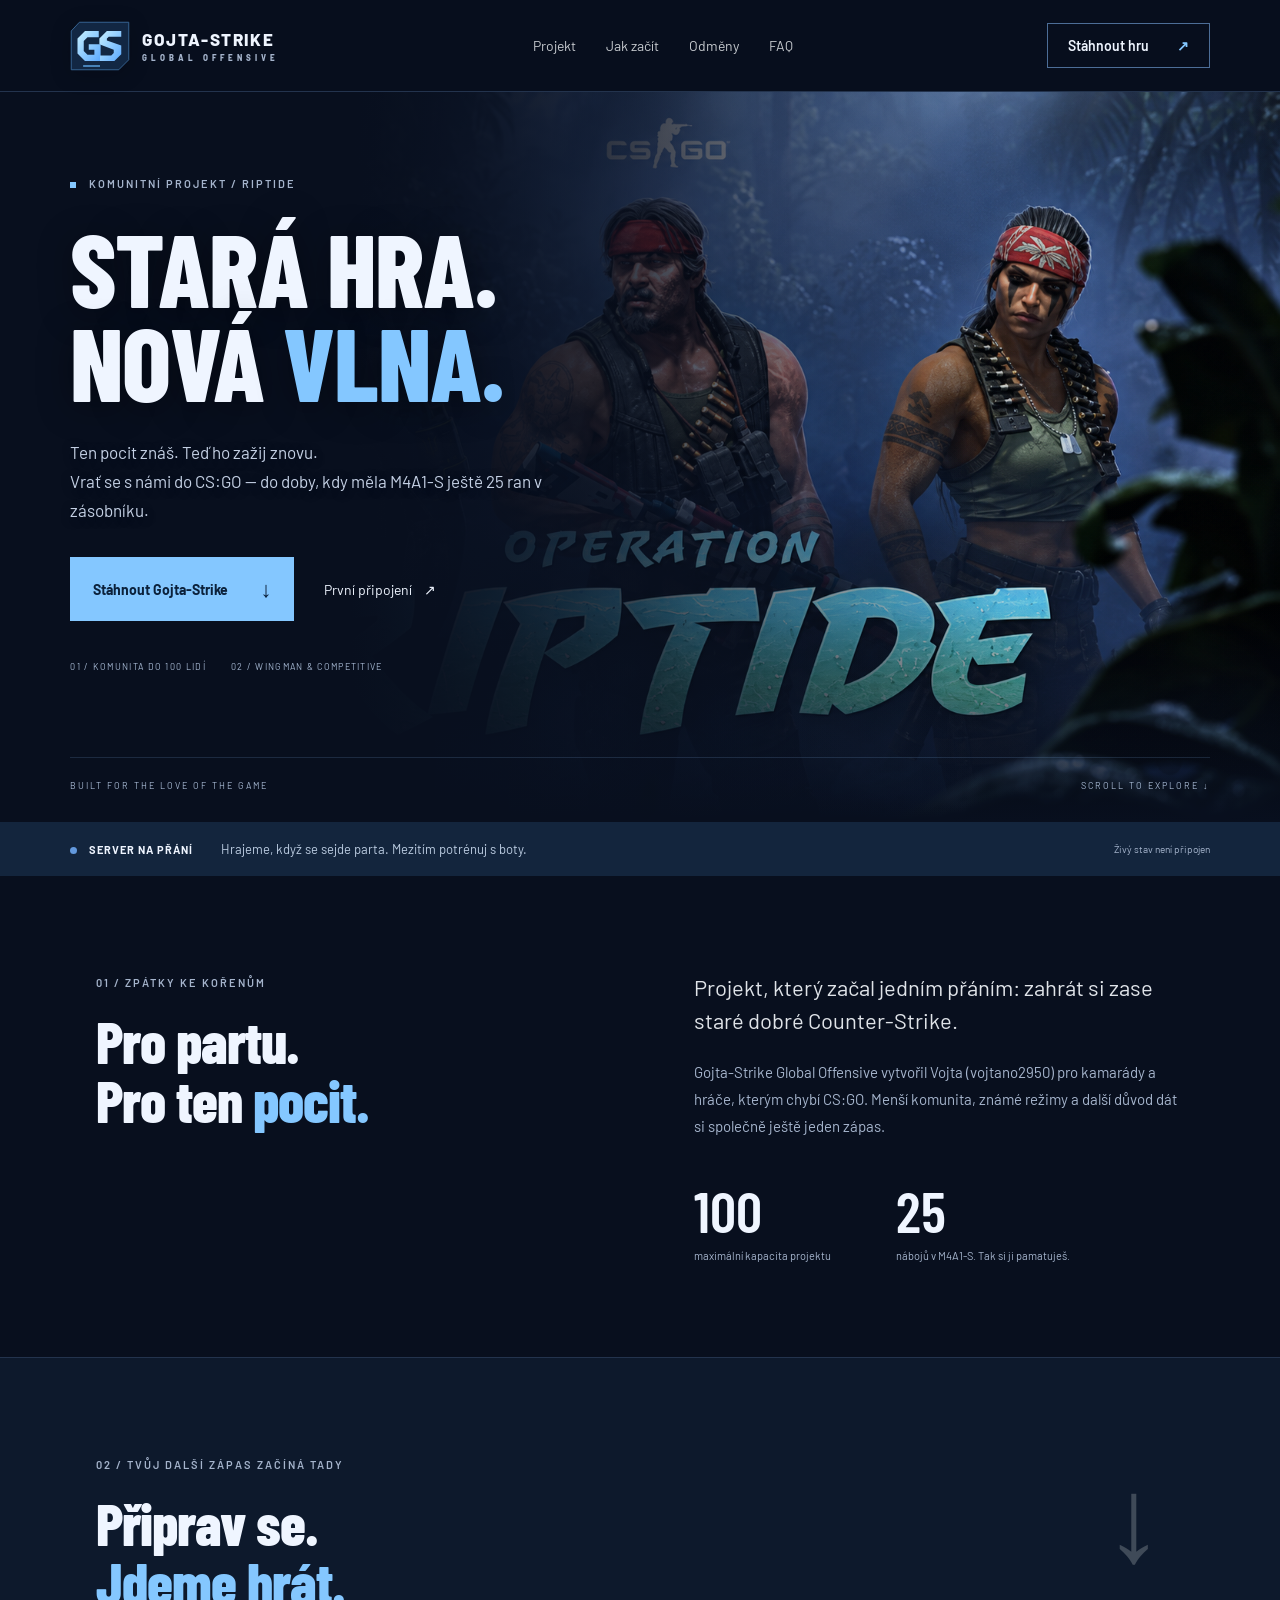
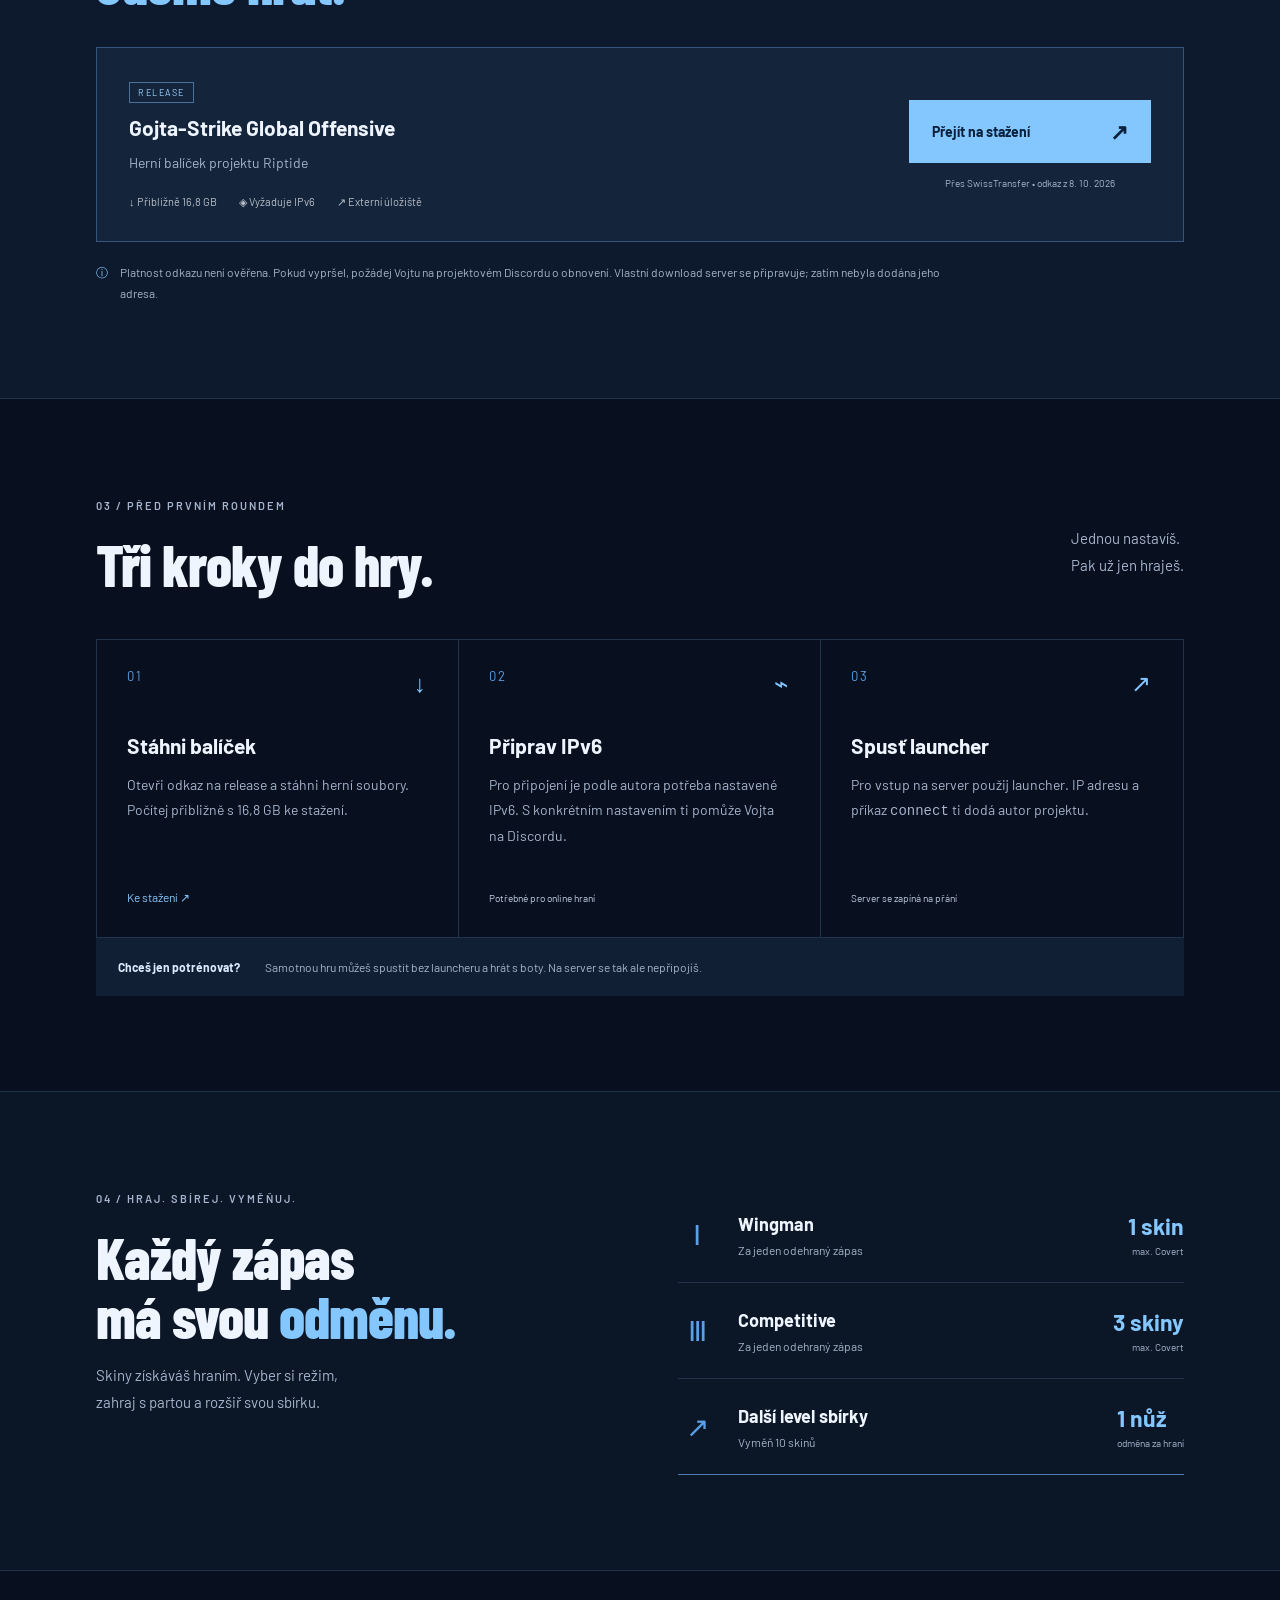
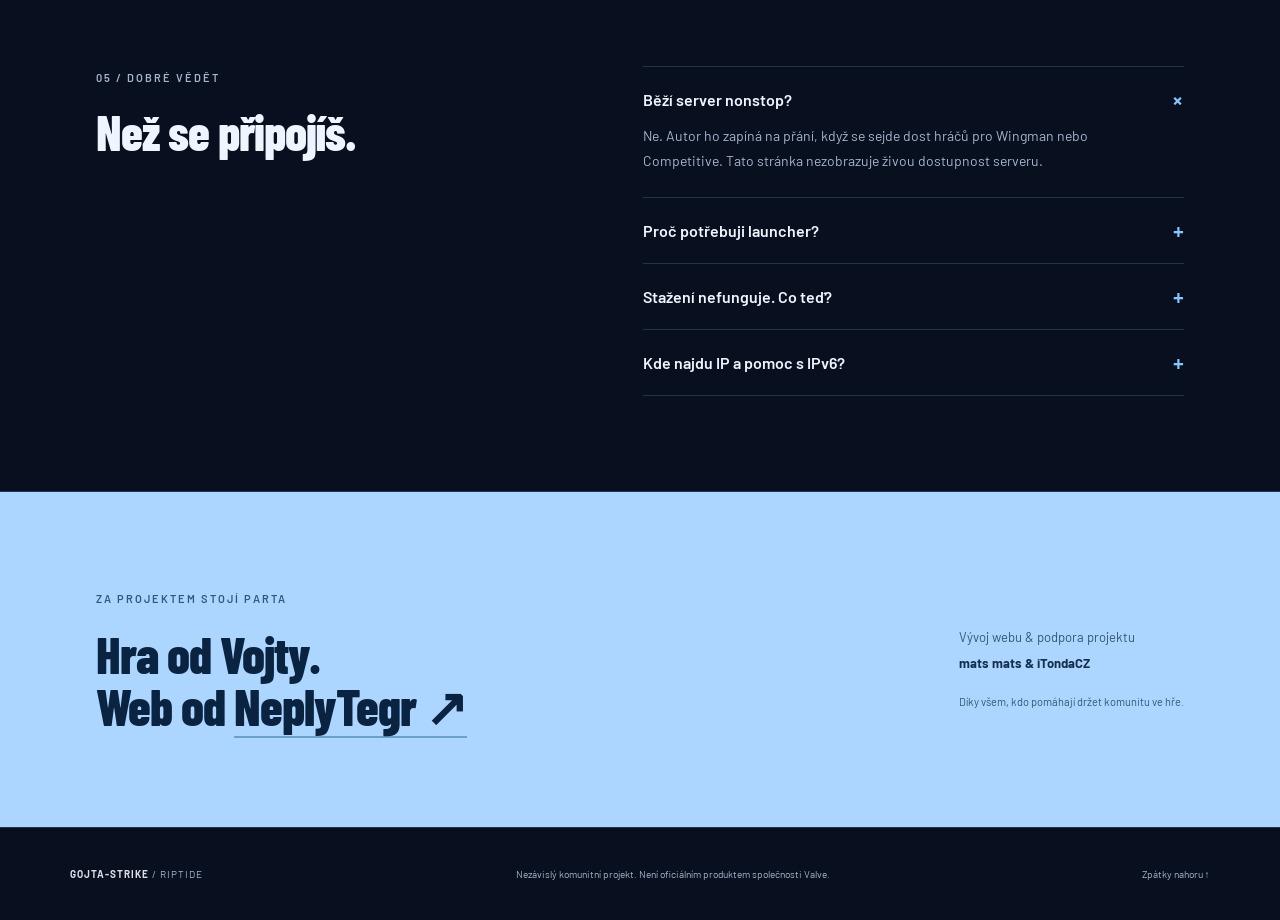
<file: index.html>
<!doctype html>
<html lang="cs"><head><meta charset="UTF-8"><meta name="viewport" content="width=device-width, initial-scale=1"><meta name="theme-color" content="#080f1e"><meta name="description" content="Gojta-Strike Global Offensive — komunitní projekt Riptide. Stažení, první spuštění a odměny za hraní. Web od NeplyTegr."><title>Gojta-Strike / Riptide — zpátky do hry</title><link rel="stylesheet" href="style.css"></head><body>
<header><a class="brand" href="#"><svg class="gs-logo" viewBox="0 0 96 80" role="img" aria-label="GS — Gojta-Strike"><defs><linearGradient id="gs-blue" x1="0" y1="0" x2="1" y2="1"><stop stop-color="#c6efff"/><stop offset="1" stop-color="#5caaff"/></linearGradient></defs><path d="M15 2H94V62L78 78H2V16Z" fill="#122743" stroke="#396797" stroke-width="1.5"/><g fill="url(#gs-blue)"><path d="M46 16H24L12 28V52L24 64H49V37H30V46H39V54H28L22 48V32L28 26H46Z"/><path d="M82 16H59L47 28V37L70 46V51L66 55H48V64H71L82 53V39L59 31V28L62 25H82Z"/></g><path d="M21 72H48" stroke="#67b9ff" stroke-width="2"/></svg><span>GOJTA-STRIKE<small>GLOBAL OFFENSIVE</small></span></a><nav aria-label="Hlavní navigace"><a href="#projekt">Projekt</a><a href="#zacatek">Jak začít</a><a href="#odmeny">Odměny</a><a href="#faq">FAQ</a></nav><a class="nav-download" href="#download">Stáhnout hru <span>↗</span></a></header>
<main><section class="hero" id="projekt"><div class="hero-copy"><div class="eyebrow"><span></span> KOMUNITNÍ PROJEKT / RIPTIDE</div><h1>STARÁ HRA.<br>NOVÁ <em>VLNA.</em></h1><p>Ten pocit znáš. Teď ho zažij znovu.<br>Vrať se s námi do CS:GO — do doby, kdy měla M4A1-S ještě 25 ran v zásobníku.</p><div class="actions"><a class="button primary" href="#download">Stáhnout Gojta-Strike <span>↓</span></a><a class="text-link" href="#zacatek">První připojení <span>↗</span></a></div><div class="hero-meta"><span>01 / KOMUNITA DO 100 LIDÍ</span><span>02 / WINGMAN & COMPETITIVE</span></div></div><div class="hero-bottom"><span>BUILT FOR THE LOVE OF THE GAME</span><span>SCROLL TO EXPLORE ↓</span></div></section>
<div class="status-strip"><span><i></i> SERVER NA PŘÁNÍ</span><p>Hrajeme, když se sejde parta. Mezitím potrénuj s boty.</p><span class="status-note">Živý stav není připojen</span></div>
<section class="intro section"><div><span class="eyebrow">01 / ZPÁTKY KE KOŘENŮM</span><h2>Pro partu.<br>Pro ten <em>pocit.</em></h2></div><div class="intro-text"><p class="large">Projekt, který začal jedním přáním: zahrát si zase staré dobré Counter-Strike.</p><p>Gojta-Strike Global Offensive vytvořil Vojta (vojtano2950) pro kamarády a hráče, kterým chybí CS:GO. Menší komunita, známé režimy a další důvod dát si společně ještě jeden zápas.</p><div class="facts"><div><strong>100</strong><span>maximální kapacita projektu</span></div><div><strong>25</strong><span>nábojů v M4A1-S. Tak si ji pamatuješ.</span></div></div></div></section>
<section class="download section" id="download"><div class="download-heading"><div><span class="eyebrow">02 / TVŮJ DALŠÍ ZÁPAS ZAČÍNÁ TADY</span><h2>Připrav se.<br><em>Jdeme hrát.</em></h2></div><span class="file-symbol" aria-hidden="true">↓</span></div><div class="download-panel"><div><span class="pill">RELEASE</span><h3>Gojta-Strike Global Offensive</h3><p>Herní balíček projektu Riptide</p><div class="file-meta"><span>↓ Přibližně 16,8 GB</span><span>◈ Vyžaduje IPv6</span><span>↗ Externí úložiště</span></div></div><div class="download-action"><a class="button primary" href="https://www.swisstransfer.com/dl/01a1ad43-d376-7088-b1eb-1feb80046c24" target="_blank" rel="noopener noreferrer">Přejít na stažení <span>↗</span></a><small>Přes SwissTransfer • odkaz z 8. 10. 2026</small></div></div><p class="download-notice"><span>ⓘ</span> Platnost odkazu není ověřena. Pokud vypršel, požádej Vojtu na projektovém Discordu o obnovení. Vlastní download server se připravuje; zatím nebyla dodána jeho adresa.</p></section>
<section class="section start" id="zacatek"><div class="section-heading"><div><span class="eyebrow">03 / PŘED PRVNÍM ROUNDEM</span><h2>Tři kroky do hry.</h2></div><p>Jednou nastavíš.<br>Pak už jen hraješ.</p></div><div class="steps"><article><span class="step-number">01 <b>↓</b></span><h3>Stáhni balíček</h3><p>Otevři odkaz na release a stáhni herní soubory. Počítej přibližně s 16,8 GB ke stažení.</p><a href="#download">Ke stažení ↗</a></article><article><span class="step-number">02 <b>⌁</b></span><h3>Připrav IPv6</h3><p>Pro připojení je podle autora potřeba nastavené IPv6. S konkrétním nastavením ti pomůže Vojta na Discordu.</p><span class="step-tag">Potřebné pro online hraní</span></article><article><span class="step-number">03 <b>↗</b></span><h3>Spusť launcher</h3><p>Pro vstup na server použij launcher. IP adresu a příkaz <code>connect</code> ti dodá autor projektu.</p><span class="step-tag">Server se zapíná na přání</span></article></div><div class="offline-note"><b>Chceš jen potrénovat?</b><span>Samotnou hru můžeš spustit bez launcheru a hrát s boty. Na server se tak ale nepřipojíš.</span></div></section>
<section class="rewards section" id="odmeny"><div><span class="eyebrow">04 / HRAJ. SBÍREJ. VYMĚŇUJ.</span><h2>Každý zápas<br>má svou <em>odměnu.</em></h2><p>Skiny získáváš hraním. Vyber si režim,<br>zahraj s partou a rozšiř svou sbírku.</p></div><div class="reward-list"><div><span class="reward-icon">Ⅰ</span><div><h3>Wingman</h3><p>Za jeden odehraný zápas</p></div><strong>1 skin<small>max. Covert</small></strong></div><div><span class="reward-icon">Ⅲ</span><div><h3>Competitive</h3><p>Za jeden odehraný zápas</p></div><strong>3 skiny<small>max. Covert</small></strong></div><div class="knife"><span class="reward-icon">↗</span><div><h3>Další level sbírky</h3><p>Vyměň 10 skinů</p></div><strong>1 nůž<small>odměna za hraní</small></strong></div></div></section>
<section class="section faq" id="faq"><div><span class="eyebrow">05 / DOBRÉ VĚDĚT</span><h2>Než se připojíš.</h2></div><div class="faq-list"><details open><summary>Běží server nonstop?<span>+</span></summary><p>Ne. Autor ho zapíná na přání, když se sejde dost hráčů pro Wingman nebo Competitive. Tato stránka nezobrazuje živou dostupnost serveru.</p></details><details><summary>Proč potřebuji launcher?<span>+</span></summary><p>Podle autora bez launcheru nefunguje připojení k projektovému serveru. Samostatně spuštěná hra slouží pro hraní s boty.</p></details><details><summary>Stažení nefunguje. Co teď?<span>+</span></summary><p>Odkazy na externích úložištích mohou vypršet. Kontaktuj vojtano2950 na projektovém Discordu a požádej o nový odkaz. Pozvánka na Discord zatím nebyla dodána.</p></details><details><summary>Kde najdu IP a pomoc s IPv6?<span>+</span></summary><p>IP adresu, příkaz pro připojení a pomoc s IPv6 poskytuje autor na Discordu. Kompletní návod ke hraní a hostování serveru byl oznámen; jeho odkaz zatím nemáme.</p></details></div></section>
<section class="sponsor section"><span class="eyebrow">ZA PROJEKTEM STOJÍ PARTA</span><div><h2>Hra od Vojty.<br>Web od <a href="https://neplytegr.cz/" target="_blank" rel="noopener noreferrer">NeplyTegr ↗</a></h2><p>Vývoj webu & podpora projektu<br><strong>mats mats & iTondaCZ</strong><small>Díky všem, kdo pomáhají držet komunitu ve hře.</small></p></div></section></main><footer><a class="footer-brand" href="#">GOJTA-STRIKE <span>/ RIPTIDE</span></a><p>Nezávislý komunitní projekt. Není oficiálním produktem společnosti Valve.</p><a href="#">Zpátky nahoru ↑</a></footer></body></html>
</file>
